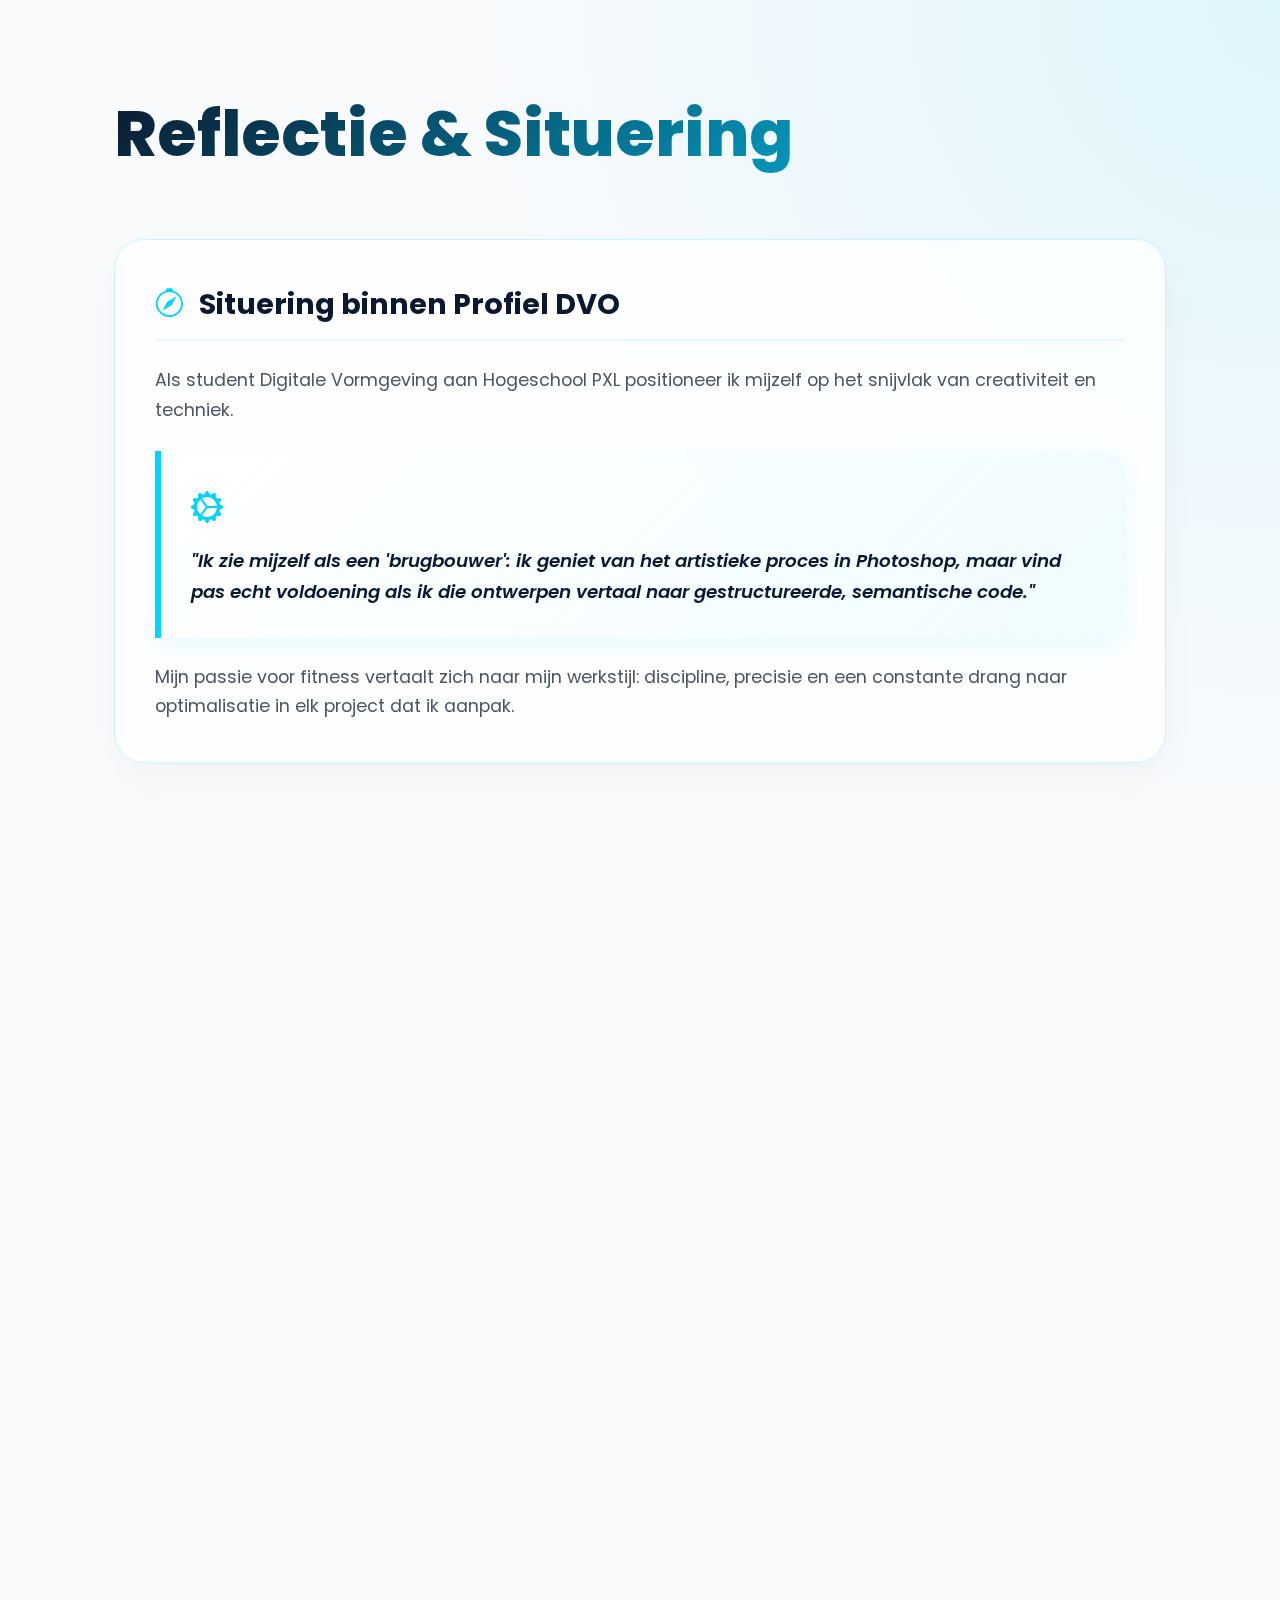
<file: portfolio/index.html>
<!DOCTYPE html>
<html lang="nl">
<head>
    <meta charset="UTF-8">
    <meta name="viewport" content="width=device-width, initial-scale=1.0">
    <title>Reflectie WPL1 | Senne Baldoni</title>
    <link rel="stylesheet" href="https://cdn.jsdelivr.net/npm/bootstrap-icons@1.11.1/font/bootstrap-icons.css">
    <link href="https://fonts.googleapis.com/css2?family=Poppins:wght@300;400;600;700&display=swap" rel="stylesheet">
    <style>
        :root {
            --dark-blue: #0a192f;
            --accent: #00d4ff;
            --bg-light: #f8fafc;
            --success: #10b981;
            --warning: #f59e0b;
        }

        * { box-sizing: border-box; margin: 0; padding: 0; }

        html {
            scroll-behavior: smooth;
        }

        body {
            background-color: var(--bg-light);
            background-image: radial-gradient(circle at top right, rgba(0, 212, 255, 0.1), transparent 800px);
            font-family: 'Poppins', sans-serif;
            color: var(--dark-blue);
            line-height: 1.7;
            overflow-x: hidden;
        }

        .container { max-width: 1100px; margin: 0 auto; padding: 80px 24px; }

        /* --- ANIMATIE STYLES --- */
        .reveal {
            opacity: 0;
            transform: translateY(30px);
            transition: all 0.8s cubic-bezier(0.175, 0.885, 0.32, 1.275);
        }

        .reveal.active {
            opacity: 1;
            transform: translateY(0);
        }

        /* Titels */
        .main-title {
            font-size: clamp(2.5rem, 6vw, 4rem);
            font-weight: 800;
            background: linear-gradient(135deg, var(--dark-blue), var(--accent));
            -webkit-background-clip: text;
            -webkit-text-fill-color: transparent;
            margin-bottom: 50px;
        }

        .section-box {
            background: rgba(255, 255, 255, 0.8);
            backdrop-filter: blur(10px);
            border: 1px solid rgba(0, 212, 255, 0.2);
            border-radius: 30px;
            padding: 40px;
            margin-bottom: 60px;
            box-shadow: 0 15px 35px rgba(0, 0, 0, 0.03);
            transition: transform 0.3s ease;
        }

        .section-box:hover {
            transform: translateY(-5px);
        }

        .section-box h2 {
            font-size: 1.8rem;
            margin-bottom: 25px;
            padding-bottom: 10px;
            border-bottom: 2px solid rgba(0, 212, 255, 0.1);
            display: flex;
            align-items: center;
            gap: 15px;
        }

        /* --- APART VAK VOOR BRUGBOUWER --- */
        .bridge-highlight-box {
            background: linear-gradient(135deg, rgba(255, 255, 255, 0.9), rgba(0, 212, 255, 0.05));
            border-left: 6px solid var(--accent);
            padding: 30px;
            border-radius: 0 20px 20px 0;
            margin: 25px 0;
            box-shadow: 0 10px 25px rgba(0, 212, 255, 0.08);
        }

        .bridge-highlight-box i {
            font-size: 2rem;
            color: var(--accent);
            display: block;
            margin-bottom: 10px;
        }

        .bridge-highlight-box p {
            font-size: 1.15rem;
            font-weight: 600;
            font-style: italic;
            color: var(--dark-blue);
        }

        /* --- LEERDOELEN STYLING --- */
        .olr-grid {
            display: grid;
            grid-template-columns: repeat(auto-fit, minmax(240px, 1fr));
            gap: 20px;
            margin-top: 20px;
        }

        .olr-card {
            background: white;
            padding: 25px;
            border-radius: 20px;
            border-bottom: 4px solid var(--accent);
            box-shadow: 0 5px 15px rgba(0,0,0,0.02);
        }

        .olr-card h3 {
            font-size: 1.1rem;
            margin-bottom: 10px;
            color: var(--dark-blue);
        }

        .olr-card p {
            font-size: 0.9rem;
            color: #4b5563;
        }

        /* --- DRIELEDIGE REFLECTIE STYLING --- */
        .extra-reflectie-grid {
            display: grid;
            grid-template-columns: repeat(auto-fit, minmax(300px, 1fr));
            gap: 25px;
            margin-top: 20px;
        }

        .reflectie-card {
            background: white;
            padding: 25px;
            border-radius: 20px;
            border-top: 4px solid var(--accent);
            box-shadow: 0 5px 15px rgba(0,0,0,0.02);
        }

        .reflectie-card h3 {
            font-size: 1.2rem;
            margin-bottom: 15px;
            color: var(--dark-blue);
            display: flex;
            align-items: center;
            gap: 10px;
        }

        .reflectie-card p {
            font-size: 0.95rem;
            color: #4b5563;
        }

        /* --- EINDREFLECTIE STYLING --- */
        .reflectie-grid {
            display: grid;
            grid-template-columns: repeat(auto-fit, minmax(450px, 1fr));
            gap: 30px;
            margin-top: 20px;
        }

        .status-card {
            background: white;
            padding: 30px;
            border-radius: 20px;
            box-shadow: 0 10px 20px rgba(0,0,0,0.02);
            border-left: 6px solid transparent;
            transition: transform 0.3s ease;
        }

        .status-card:hover {
            transform: scale(1.02);
        }

        .status-card.plus { border-left-color: var(--success); }
        .status-card.min { border-left-color: var(--warning); }

        .status-card h3 {
            display: flex;
            align-items: center;
            gap: 12px;
            margin-bottom: 25px;
            font-size: 1.3rem;
        }

        .list-item {
            display: flex;
            align-items: flex-start;
            gap: 15px;
            margin-bottom: 20px;
        }

        .list-item i {
            font-size: 1.2rem;
            flex-shrink: 0;
            margin-top: 4px;
        }

        .label {
            font-weight: 700;
            min-width: 140px;
            display: inline-block;
            color: var(--dark-blue);
        }

        .content {
            flex: 1;
            color: #4b5563;
            font-size: 0.95rem;
        }

        .btn-back {
            display: inline-flex;
            align-items: center;
            gap: 10px;
            padding: 15px 30px;
            background: var(--dark-blue);
            color: white;
            text-decoration: none;
            border-radius: 12px;
            font-weight: 600;
            transition: 0.3s;
        }

        .btn-back:hover {
            background: var(--accent);
            transform: translateX(-5px);
        }

        /* --- PDF DOWNLOAD BUTTON STYLE --- */
        .pdf-section {
            text-align: center;
            margin-top: 40px;
            margin-bottom: 40px;
        }

        .btn-pdf {
            display: inline-flex;
            align-items: center;
            gap: 12px;
            padding: 18px 35px;
            background: rgba(16, 185, 129, 0.1);
            color: var(--success);
            text-decoration: none;
            border-radius: 20px;
            font-weight: 700;
            border: 2px solid var(--success);
            transition: all 0.4s cubic-bezier(0.175, 0.885, 0.32, 1.275);
            backdrop-filter: blur(5px);
        }

        .btn-pdf:hover {
            background: var(--success);
            color: white;
            transform: scale(1.05);
            box-shadow: 0 10px 20px rgba(16, 185, 129, 0.3);
        }

        .btn-pdf i {
            font-size: 1.4rem;
        }

        @media (max-width: 768px) {
            .reflectie-grid { grid-template-columns: 1fr; }
            .label { min-width: auto; display: block; margin-bottom: 5px; }
        }
    </style>
</head>
<body>

<main class="container">
    <header class="reveal">
        <h1 class="main-title">Reflectie & Situering</h1>
    </header>

    <section class="section-box reveal">
        <h2><i class="bi bi-compass" style="color: var(--accent);"></i> Situering binnen Profiel DVO</h2>
        <p style="font-size: 1.1rem; color: #4b5563;">
            Als student Digitale Vormgeving aan Hogeschool PXL positioneer ik mijzelf op het snijvlak van creativiteit en techniek.
        </p>

        <div class="bridge-highlight-box">
            <i class="bi bi-gear-wide-connected"></i>
            <p>
                "Ik zie mijzelf als een 'brugbouwer': ik geniet van het artistieke proces in Photoshop, maar vind pas echt voldoening als ik die ontwerpen vertaal naar gestructureerde, semantische code."
            </p>
        </div>

        <p style="font-size: 1.1rem; color: #4b5563;">
            Mijn passie voor fitness vertaalt zich naar mijn werkstijl: discipline, precisie en een constante drang naar optimalisatie in elk project dat ik aanpak.
        </p>
    </section>

    <section class="section-box reveal">
        <h2><i class="bi bi-list-stars" style="color: var(--accent);"></i> Leerdoelen Digitale Vormgever</h2>
        <p style="margin-bottom: 20px; color: #4b5563;">Hieronder reflecteer ik kort op mijn voortgang binnen de vier rollen van de opleiding, gekoppeld aan de 12 leerdoelen (OLR's).</p>

        <div class="olr-grid">
            <div class="olr-card">
                <h3>1. Creatieve Vormgever</h3>
                <p>Ik heb geleerd vragen te interpreteren en voorontwerpen te maken (OLR 1). Dit zie je terug in mijn <strong>Figma-design</strong> waar ik gebruiksvriendelijke interfaces heb ontworpen (OLR 2 & 3).</p>
            </div>
            <div class="olr-card">
                <h3>2. Front-end Ontwikkelaar</h3>
                <p>Ik implementeer ontwerpen naar werkende toepassingen (OLR 6) met moderne code zoals in mijn <strong>Takeaway project</strong>. Ik werk projectmatig en onderbouw mijn technische keuzes (OLR 7).</p>
            </div>
            <div class="olr-card">
                <h3>3. Communicator</h3>
                <p>Ik communiceer correct met vakjargon zoals 'Flexbox' en 'UI/UX' (OLR 8). In mijn portfolio rapporteer ik transparant over mijn proces en keuzes naar de opdrachtgever toe.</p>
            </div>
            <div class="olr-card">
                <h3>4. Levenslang Lerende</h3>
                <p>Door deze reflectie toon ik zelfkennis (OLR 10). Ik werk aan mijn leerpunten en hanteer de juiste privacy-richtlijnen voor een professionele online aanwezigheid (OLR 11).</p>
            </div>
        </div>
    </section>

    <section class="section-box reveal">
        <h2><i class="bi bi-journal-text" style="color: var(--accent);"></i> Persoonlijke Ontwikkeling</h2>
        <p style="margin-bottom: 20px; color: #4b5563;">Verdiepende reflectie op mijn groeiproces en toekomstvisie.</p>

        <div class="extra-reflectie-grid">
            <div class="reflectie-card">
                <h3><i class="bi bi-target" style="color: var(--success);"></i> AIM-reflectie</h3>
                <p>Gedurende WPL1 heb ik via de Agile Insight Mentor methodiek geleerd dat mijn enthousiasme voor front-end mijn grootste drijfveer is. Het positief verrassende was de voldoening van een bugvrije layout, terwijl de complexiteit van JS mijn grootste uitdaging bleef.</p>
            </div>
            <div class="reflectie-card">
                <h3><i class="bi bi-rocket-takeoff" style="color: var(--warning);"></i> Wat naar WPL2?</h3>
                <p>In het volgende semester neem ik mijn gestructureerde workflow mee. Ik wil nog meer inzetten op de wireframing-fase in Figma om het programmeerproces te versnellen en mezelf uitdagen met complexere JavaScript interacties.</p>
            </div>
            <div class="reflectie-card">
                <h3><i class="bi bi-stars" style="color: var(--accent);"></i> Reflectie X-factor</h3>
                <p>Mijn X-factor is de discipline die ik haal uit bodybuilding: het constant streven naar 'marginal gains'. Dit vertaalt zich in mijn code naar uiterste precisie en de onvermoeibare wil om elk pixel-detail op mijn website perfect te krijgen.</p>
            </div>
        </div>
    </section>

    <section class="section-box reveal">
        <h2><i class="bi bi-journal-check" style="color: var(--accent);"></i> Eindreflectie WPL1</h2>
        <p style="margin-bottom: 30px; color: #4b5563;">
            Dit semester was een steile leercurve waarin ik de fundamenten van webdevelopment heb leren beheersen. Hieronder staan mijn belangrijkste leerpunten en successen:
        </p>

        <div class="reflectie-grid">
            <div class="status-card plus">
                <h3 style="color: var(--success);"><i class="bi bi-plus-circle-fill"></i> Sterke Punten</h3>

                <div class="list-item">
                    <i class="bi bi-check2-square" style="color: var(--success);"></i>
                    <div>
                        <span class="label">Technische Groei:</span>
                        <span class="content">Beheersing van moderne CSS-architectuur (Grid/Flexbox).</span>
                    </div>
                </div>

                <div class="list-item">
                    <i class="bi bi-palette" style="color: var(--success);"></i>
                    <div>
                        <span class="label">Consistent Design:</span>
                        <span class="content">Succesvolle implementatie van de 'Glassmorphism' stijl op de hele site.</span>
                    </div>
                </div>

                <div class="list-item">
                    <i class="bi bi-bug" style="color: var(--success);"></i>
                    <div>
                        <span class="label">Debuggen:</span>
                        <span class="content">Snel oplossen van layout-fouten via Developer Tools.</span>
                    </div>
                </div>

                <div class="list-item">
                    <i class="bi bi-git" style="color: var(--success);"></i>
                    <div>
                        <span class="label">Versiebeheer:</span>
                        <span class="content">GitHub is een vast onderdeel van mijn workflow geworden.</span>
                    </div>
                </div>
            </div>

            <div class="status-card min">
                <h3 style="color: var(--warning);"><i class="bi bi-exclamation-triangle-fill"></i> Leerpunten</h3>

                <div class="list-item">
                    <i class="bi bi-hourglass-split" style="color: var(--warning);"></i>
                    <div>
                        <span class="label">Time Management:</span>
                        <span class="content">Minder tijd verliezen aan details in de beginfase.</span>
                    </div>
                </div>

                <div class="list-item">
                    <i class="bi bi-calendar-check" style="color: var(--warning);"></i>
                    <div>
                        <span class="label">Planning:</span>
                        <span class="content">Eerst wireframes uitwerken in Figma voordat ik begin met code.</span>
                    </div>
                </div>

                <div class="list-item">
                    <i class="bi bi-code-slash" style="color: var(--warning);"></i>
                    <div>
                        <span class="label">JS Logica:</span>
                        <span class="content">Verdiepen in complexere functies en herbruikbare scripts.</span>
                    </div>
                </div>

                <div class="list-item">
                    <i class="bi bi-lightning" style="color: var(--warning);"></i>
                    <div>
                        <span class="label">Asset Optimalisatie:</span>
                        <span class="content">Afbeeldingen beter comprimeren voor snellere laadtijden.</span>
                    </div>
                </div>
            </div>
        </div>
    </section>

    <div class="pdf-section reveal">
        <a href="WPL1_Eindreflectie_Senne_Baldoni.pdf" target="_blank" class="btn-pdf">
            <i class="bi bi-file-earmark-pdf-fill"></i> Download Volledige Eindreflectie (PDF)
        </a>
    </div>

    <footer class="reveal" style="text-align: center;">
        <a href="../index.html" class="btn-back">
            <i class="bi bi-arrow-left"></i> Terug naar Portfolio
        </a>
    </footer>
</main>

<script>
    function reveal() {
        var reveals = document.querySelectorAll(".reveal");
        for (var i = 0; i < reveals.length; i++) {
            var windowHeight = window.innerHeight;
            var elementTop = reveals[i].getBoundingClientRect().top;
            var elementVisible = 100;
            if (elementTop < windowHeight - elementVisible) {
                reveals[i].classList.add("active");
            }
        }
    }

    window.addEventListener("scroll", reveal);
    window.addEventListener("load", reveal);
</script>

</body>
</html>
</file>
